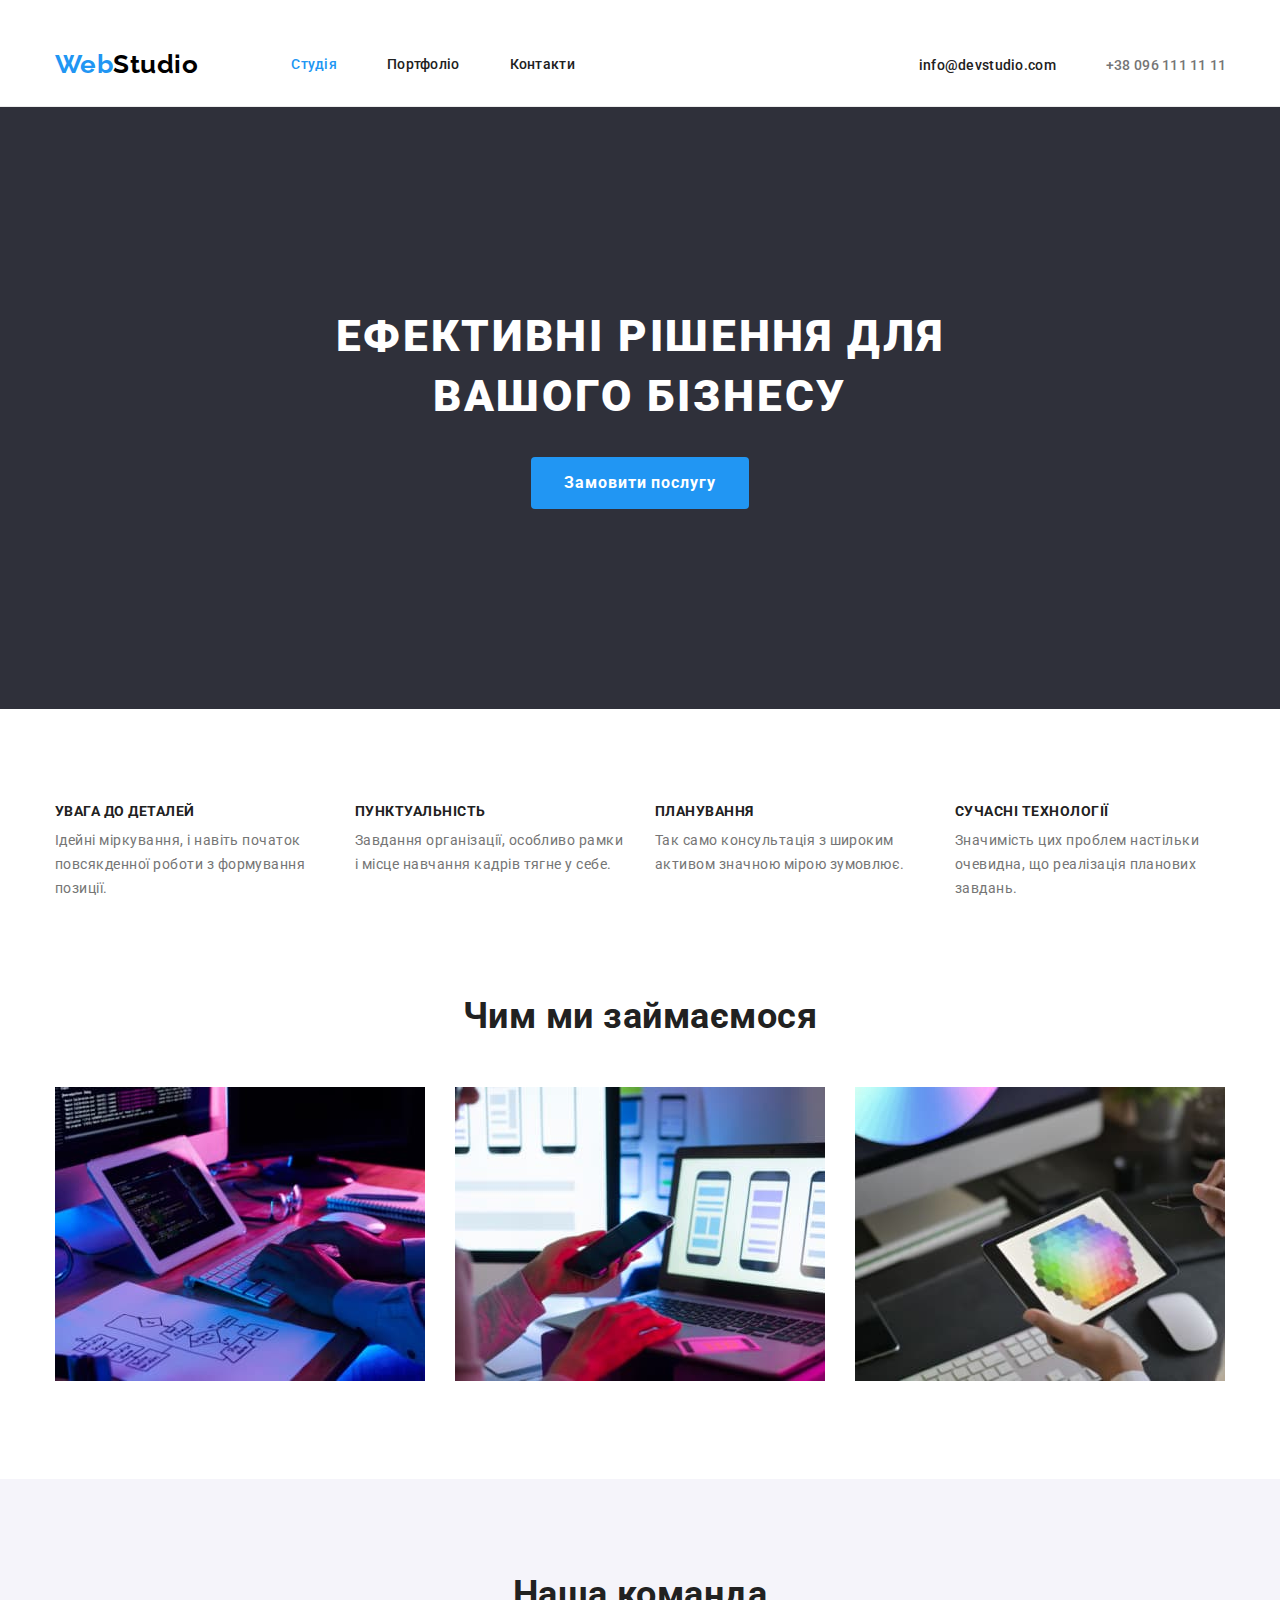
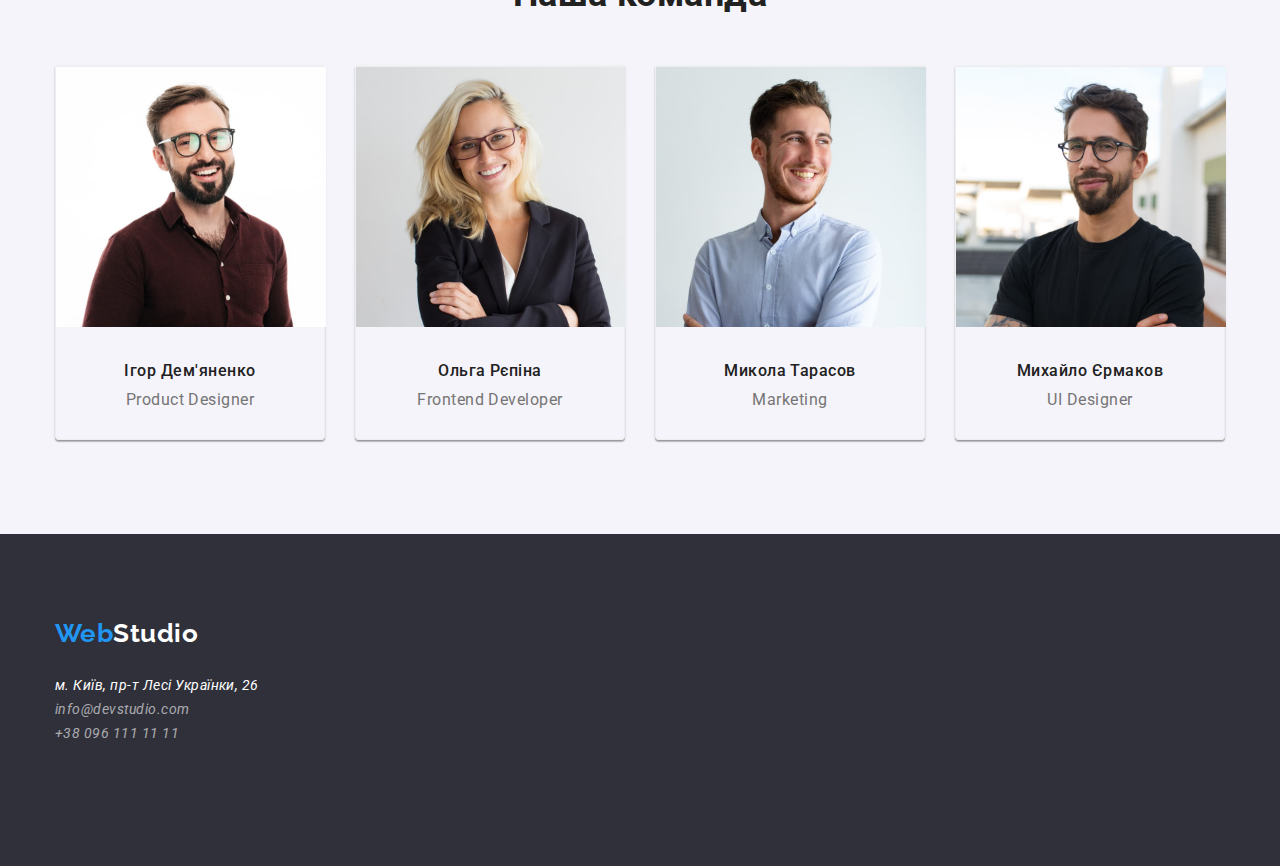
<file: index.html>
<!DOCTYPE html>
<html lang="uk">
<head>
    <meta charset="UTF-8">
    <meta http-equiv="X-UA-Compatible" content="IE=edge">
    <meta name="viewport" content="width=device-width, initial-scale=1.0">
    <title lang="en">WebStudio</title>
    <link href="https://fonts.googleapis.com/css2?family=Raleway:wght@700&family=Roboto:wght@400;500;700;900&display=swap"
    rel="stylesheet">
    <link rel="stylesheet" href="https://cdnjs.cloudflare.com/ajax/libs/modern-normalize/1.1.0/modern-normalize.min.css">
    <link rel="stylesheet" href="./css/styles.css">
</head>
<body class="page">
    <!-- Шапка сайту -->
<header class="page-header">
    <div class="container">
        <nav class="navigation">
        <!-- логотип -->
        <a href="./index.html" class="logo">
            <p class="logoword" lang="en"><span class="logo-blue">Web</span>Studio</p> 
        </a>
        <!-- навігація сайту -->
        <ul class="site-nav list">
            <li> <a class="link current" href="./index.html">Cтудія</a></li>
            <li> <a class="link" href="./portfolio.html">Портфоліо</a></li>
            <li> <a class="link last" href="">Контакти</a></li>
        </ul>
        </nav>
        <!-- навігація авторизації -->
        <ul class="auth-nav list">
            <li><a class="link" href="mailto:info@devstudio.com">info@devstudio.com</a></li>
            <li><a class="link-tel" href="tel:+380961111111">+38 096 111 11 11</a></li>
        </ul>
    </div>
</header>

<main>

    <!-- секція шапка -->
        <section class="hat">
            <div class="container">
            <h1 class="hat-title">Ефективні рішення для вашого бізнесу</h1>
            <button type="button" class="button">Замовити послугу</button>
            </div>
        </section>

    <!-- секція особливості -->
    <div>
        <section class="section-features">
            <div class="container">
            <ul class="features list">
                <li class="features-item">
                    <h3 class="features-title">УВАГА ДО ДЕТАЛЕЙ</h3>
                    <p class="features-text">Ідейні міркування, і навіть початок повсякденної роботи з формування позиції.</p>
                </li>
                <li class="features-item">
                    <h3 class="features-title">ПУНКТУАЛЬНІСТЬ</h3>
                    <p class="features-text">Завдання організації, особливо рамки і місце навчання кадрів тягне у себе.</p>
                </li>
                <li class="features-item">
                    <h3 class="features-title">ПЛАНУВАННЯ</h3>
                    <p class="features-text">Так само консультація з широким активом значною мірою зумовлює.</p>
                </li>
                <li class="features-item">
                    <h3 class="features-title">СУЧАСНІ ТЕХНОЛОГІЇ</h3>
                    <p class="features-text">Значимість цих проблем настільки очевидна, що реалізація планових завдань.</p>
                </li>
            </ul>
            </div>
        </section>
    </div>

    <!-- секція чим ми займаємося -->
    <div>
        <section class="section-task">
            <div class="container">
            <h2 class="task-title">Чим ми займаємося</h2>
            <ul class="task list">
                <li class="task-item">
                    <img src="./images/img.jpg" alt="клавіатура" width="370" height="294"/>
                </li>
                <li class="task-item">
                    <img src="./images/img2.jpg" alt="ноутбук" width="370" height="294"/>
                </li>
                <li class="task-item">
                    <img src="./images/img3.jpg" alt="планшет" width="370" height="294"/>
                </li>
            </ul>
            </div>
        </section>
    </div>

    <!-- секція наша команда -->
    <div>
        <section class="section-team">
            <div class="container">
            <h2 class="team-title">Наша команда</h2>
            <ul class="team list">
                <li class="team-card">
                    <img src="./images/imgd.jpg" alt="Ігор Дем'яненко" width="270" height="260"/>
                    <h3 class="team-name">Ігор Дем'яненко</h3>
                    <p class="team-profession" lang="en">Product Designer</p>
                </li>
                <li class="team-card">
                    <img src="./images/imgr.jpg" alt="Ольга Рєпіна" width="270" height="260"/>
                    <h3 class="team-name">Ольга Рєпіна</h3>
                    <p class="team-profession" lang="en">Frontend Developer</p>
                </li>
                <li class="team-card">
                    <img src="./images/imgt.jpg" alt="Микола Тарасов" width="270" height="260"/>
                    <h3 class="team-name">Микола Тарасов</h3>
                    <p class="team-profession" lang="en">Marketing</p>
                </li>
                <li class="team-card">
                    <img src="./images/imge.jpg" alt="Михайло Єрмаков" width="270" height="260"/>
                    <h3 class="team-name">Михайло Єрмаков</h3>
                    <p class="team-profession" lang="en">UI Designer</p>
                </li>
            </ul>
            </div>
        </section>
    </div>
</main>
<!-- підвал -->
<footer class="footer">
    <div class="container">
    <a href="./index.html" class="footer-logo">
        <p class="logoword" lang="en"><span class="logo-blue">Web</span>Studio</p>
    </a>
    <address>
        <ul class="address list">
            <li><a href="https://goo.gl/maps/oi5dctWAaHmV79sj6" target="_blank" rel="noopener noreferrer nofollow" class="post-adress">м. Київ, пр-т Лесі Українки, 26</a></li>
            <li><a href="mailto:info@devstudio.com" class="mail">info@devstudio.com</a></li>
            <li><a href="tel:+380961111111" class="tel">+38 096 111 11 11</a></li>
        </ul>
    </address>
    </div>
</footer>   
</body>
</html>
</file>
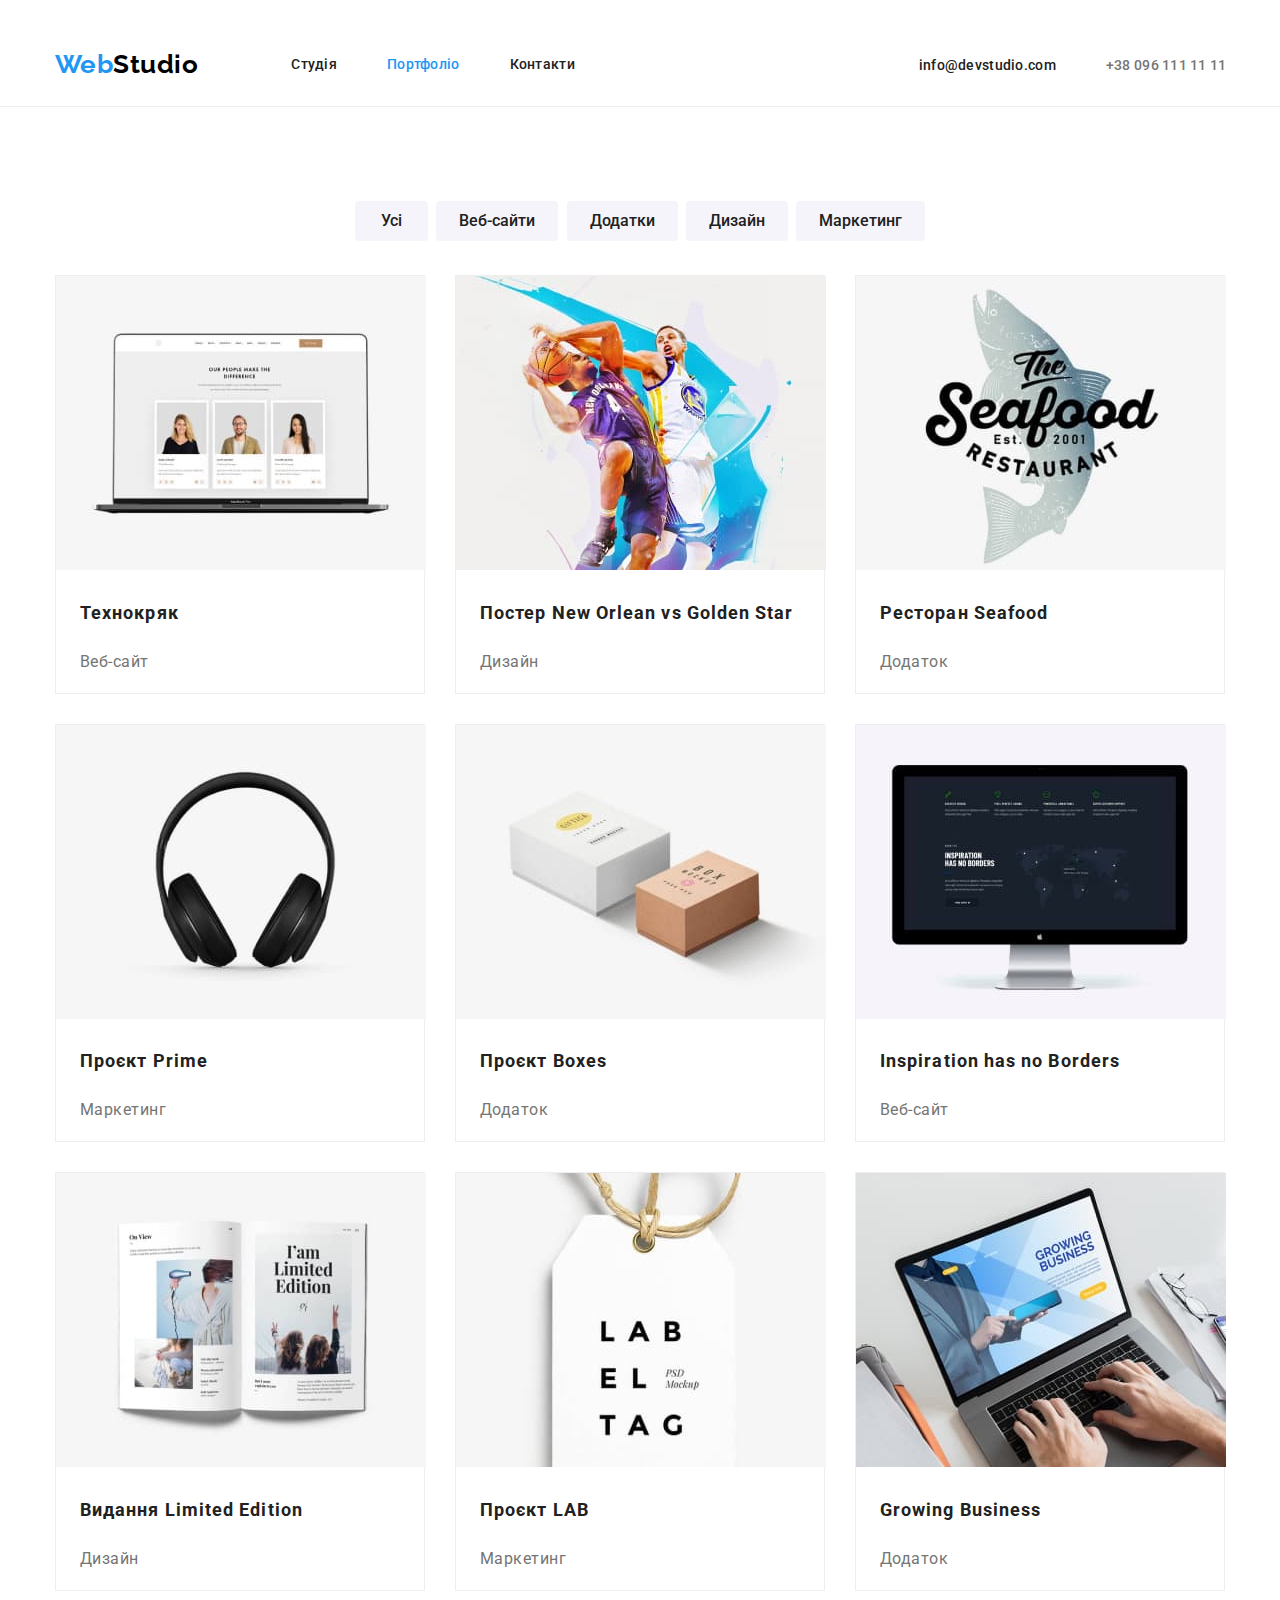
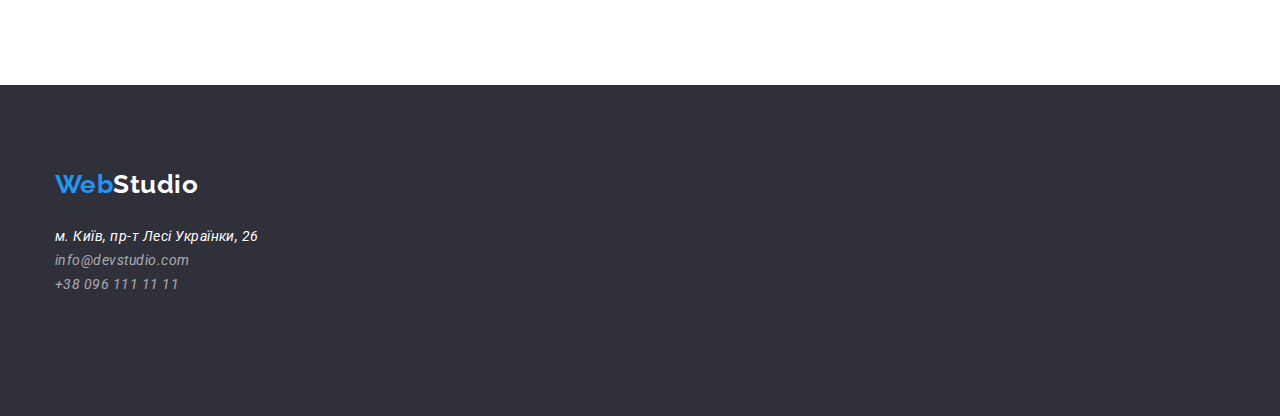
<file: portfolio.html>
<!DOCTYPE html>
<html lang="uk">
<head>
    <meta charset="UTF-8">
    <meta http-equiv="X-UA-Compatible" content="IE=edge">
    <meta name="viewport" content="width=device-width, initial-scale=1.0">
    <title lang="en">WebStudio</title>
    <link href="https://fonts.googleapis.com/css2?family=Raleway:wght@700&family=Roboto:wght@400;500;700;900&display=swap"
    rel="stylesheet">
    <link rel="stylesheet" href="https://cdnjs.cloudflare.com/ajax/libs/modern-normalize/1.1.0/modern-normalize.min.css">
    <link rel="stylesheet" href="./css/styles.css">
</head>
<body class="page">
    <header class="page-header">
        <div class="container">
            <nav class="navigation">
                <!-- логотип -->
                <a href="./index.html" class="logo">
                    <p class="logoword" lang="en"><span class="logo-blue">Web</span>Studio</p>
                </a>
                <!-- навігація сайту -->
                <ul class="site-nav list">
                    <li> <a class="link" href="./index.html">Cтудія</a></li>
                    <li> <a class="link current" href="./portfolio.html">Портфоліо</a></li>
                    <li> <a class="link last" href="">Контакти</a></li>
                </ul>
            </nav>
            <!-- навігація авторизації -->
            <ul class="auth-nav list">
                <li><a class="link" href="mailto:info@devstudio.com">info@devstudio.com</a></li>
                <li><a class="link-tel" href="tel:+380961111111">+38 096 111 11 11</a></li>
            </ul>
        </div>
    </header>

    <main>
        <h1 class="visually-hidden">Цього заголовку не має</h1>
        <h2 class="visually-hidden">Цього заголовку не має</h2>
            <section class="portfolio-section">
                <div class="container">
                <!-- список фільтр -->
                    <ul class="filter list">
                        <li class="filter-item">
                            <button type="button" class="filter-button">Усі</button>
                        </li>
                        <li class="filter-item">
                            <button type="button" class="filter-button">Веб-сайти</button>
                        </li>
                        <li class="filter-item">
                            <button type="button" class="filter-button">Додатки</button>
                        </li>
                        <li class="filter-item">
                            <button type="button" class="filter-button">Дизайн</button>
                        </li>
                        <li class="filter-item">
                            <button type="button" class="filter-button">Маркетинг</button>
                        </li>
                    </ul>
                <!-- портфоліо -->
                <ul class="portfolio list">
                    <li class="portfolio-card">
                        <a href="">
                            <img src="./images/imgtehnokryak.jpg" alt="Наші люди" width="370" height="294"/>
                            <h3 class="portfolio-title">Технокряк</h3>
                            <p class="portfolio-text">Веб-сайт</p>
                        </a>
                        
                    </li>
                    <li class="portfolio-card">
                        <a href="">
                        <img src="./images/imgposter.jpg" alt="Постер" width="370" height="294"/>
                        <h3 class="portfolio-title">Постер New Orlean vs Golden Star</h3>
                        <p class="portfolio-text">Дизайн</p>
                        </a>
                    </li>
                    <li class="portfolio-card"> 
                        <a href="">
                        <img src="./images/imgseafood.jpg" alt="Афіша Ресторану" width="370" height="294"/>
                        <h3 class="portfolio-title">Ресторан Seafood</h3>
                        <p class="portfolio-text">Додаток</p>
                        </a>
                    </li>
                    <li class="portfolio-card">
                        <a href="">
                        <img src="./images/imgprime.jpg" alt="Навушники" width="370" height="294"/>
                        <h3 class="portfolio-title">Проєкт Prime</h3>
                        <p class="portfolio-text">Маркетинг</p>
                        </a>
                    </li>
                    <li class="portfolio-card">
                        <a href="">
                        <img src="./images/imgboxes.jpg" alt="Коробки" width="370" height="294"/>
                        <h3 class="portfolio-title">Проєкт Boxes</h3>
                        <p class="portfolio-text">Додаток</p>
                        </a>
                    </li>
                    <li class="portfolio-card">
                        <a href="">
                        <img src="./images/imginspiration.jpg" alt="Монітор" width="370" height="294"/>
                        <h3 class="portfolio-title">Inspiration has no Borders</h3>
                        <p class="portfolio-text">Веб-сайт</p>
                        </a>
                    </li>
                    <li class="portfolio-card">
                        <a href="">
                        <img src="./images/imglimitededition.jpg" alt="Книга" width="370" height="294"/>
                        <h3 class="portfolio-title">Видання Limited Edition</h3>
                        <p class="portfolio-text">Дизайн</p>
                        </a>
                    </li>
                    <li class="portfolio-card">
                        <a href="">
                        <img src="./images/imglab.jpg" alt="Етикетка" width="370" height="294"/>
                        <h3 class="portfolio-title">Проєкт LAB</h3>
                        <p class="portfolio-text">Маркетинг</p>
                        </a>
                    </li>
                    <li class="portfolio-card">
                        <a href="">
                        <img src="./images/imggrowingbusiness.jpg" alt="Ноутбук" width="370" height="294"/>
                        <h3 class="portfolio-title">Growing Business</h3>
                        <p class="portfolio-text">Додаток</p>
                        </a>
                    </li>
                </ul>
                </div>
            </section>
    </main>
<!-- підвал -->
<footer class="footer">
    <div class="container">
        <a href="./index.html" class="footer-logo">
            <p class="logoword" lang="en"><span class="logo-blue">Web</span>Studio</p>
        </a>
        <address>
            <ul class="address list">
                <li><a href="https://goo.gl/maps/oi5dctWAaHmV79sj6" target="_blank" rel="noopener noreferrer nofollow"
                        class="post-adress">м. Київ, пр-т Лесі Українки, 26</a></li>
                <li><a href="mailto:info@devstudio.com" class="mail">info@devstudio.com</a></li>
                <li><a href="tel:+380961111111" class="tel">+38 096 111 11 11</a></li>
            </ul>
        </address>
    </div>
</footer>
</body>

</html>
</file>
<file: css/styles.css>
:root {
    --primery-text-color: #757575;
    --title-text-color: #212121;
    --accent-color: #2196F3;
    --background-color: #FFFFFF;
}
body {
    background-color: var(--background-color);
    color: var(--title-text-color);
    font-family: Roboto, sans-serif;
    letter-spacing: 0.03em;
}
        /* стилі для index.html */
/* Шапка сайту */
.page-header {
    background-color: #FFFFFF;
    padding-top: 24px;
    margin-bottom: 0;
    border-bottom-width: 1px;
    border-bottom-style: solid;
    border-bottom-color: #ECECEC;
}
.container {
    margin-left: auto;
    margin-right: auto;
    width: 1200px;
    padding-left: 15px;
    padding-right: 15px;
}

.page-header .container {
    display: flex;
    align-items: center;
}
/* логотип */
.logo {
    color: #000000;
    font-family: Raleway, cursive;
    font-weight: 700;
    font-size: 26px;
    line-height: 1.19;
    
    margin-top: 0;
    margin-bottom: 0;
}
.logo-blue {
    color: var(--accent-color);
    font-family: Raleway, cursive;
    font-weight: 700;
    font-size: 26px;
    line-height: 1.19;
    
    margin-top: 0;
    margin-bottom: 0;
}

.logo:hover, .logo-blue:hover {
    color: var(--accent-color);
}

.logoword {
    margin-top: 0;
    margin-bottom: 0;
    margin-left: 0;
    margin-right: 93px;
    padding-top: 24px;
    padding-bottom: 25px;
}

/* навігація сайту */
.list {
    list-style: none;
    margin-top: 0;
    margin-bottom: 0;  
}
a {
    text-decoration: none;
}
.navigation {
    display: flex;
    margin-right: 0;
}
.site-nav {
    display: flex;
    padding: 0;
}
.site-nav .link.current {
    color: var(--accent-color);
}
.site-nav .link {
    color: var(--title-text-color);
    font-weight: 500;
    font-size: 14px;
    line-height: 1.14;
    letter-spacing: 0.02em;
    
    margin-right: 50px;
    display: block;
    padding-top: 32px;
    padding-bottom: 32px;
    padding-left: 0;
    padding-right: 0;
}
.link.last {
    margin-right: 344px;
} 
.site-nav .link:hover, .site-nav link:focus {
    color: var(--accent-color);
}

/* навігація авторизації */
.auth-nav {
    display: flex;
    padding-top: 32px;
    padding-bottom: 32px;
    padding-left: 0;
    padding-right: 0;
    margin-right: 0;
}

.auth-nav .link {
    color: var(--title-text-color);
    font-weight: 500;
    font-size: 14px;
    line-height: 1.14;
    letter-spacing: 0.02em;
    
    margin-right: 50px;
    padding-top: 32px;
    padding-bottom: 32px;
    padding-left: 0;
    padding-right: 0;
}

.link-tel {
    color: var(--primery-text-color);
    font-weight: 500;
    font-size: 14px;
    line-height: 1.14;
    letter-spacing: 0.02em;
    
    margin-left: 0;
    margin-right: 0;
    padding: 0;
    white-space: nowrap;
}
.auth-nav .link:hover, .auth-nav .link:focus {
    color: var(--accent-color);
}

.auth-nav .link-tel:hover, .auth-nav .link-tel:focus {
    color: var(--accent-color);
}

/* секція шапка */
.hat {
background-color: #2F303A;
text-align: center;
padding-top: 200px;
padding-bottom: 200px;
}
.hat-title {
    color: var(--background-color);
    font-weight: 900;
    font-size: 44px;
    line-height: 1.36;
    letter-spacing: 0.06em;
    text-transform: uppercase;
    
    margin-top: 0;
    margin-bottom: 30px;
    width: 696px;
    margin-right: 237px;
    margin-left: 237px;

}
.button {
    color: var(--background-color);
    background-color: var(--accent-color);
    font-family: inherit;
    font-weight: 700;
    font-size: 16px;
    line-height: 1.88;
    letter-spacing: 0.06em;
    cursor: pointer;
    
    display: inline-block;
    border: 1px solid transparent;
    border-radius: 4px;
    padding: 10px 32px;
    min-width: 216px;
    text-align: center;
}
/* секція особливості */

.section-features {
    margin-top: 0;
    margin-bottom: 0;
    padding-top: 94px;
    padding-bottom: 94px;
}

.features {
    display: flex;
    justify-content: space-between;
    padding: 0;
}

.features-item{
    width: 270px;
}

.features-title {
    font-weight: 700;
    font-size: 14px;
    line-height: 16px;

    margin-top: 0;
    margin-bottom: 10px;
}

.features-text {
    color: var(--primery-text-color);
    font-size: 14px;
    line-height: 1.71;
    
    margin-top: 0;
    margin-bottom: 0;
}
/* секція чим ми займаємося */

.section-task {
    margin-top: 0;
    margin-bottom: 0;
    padding-bottom: 94px;
}

.task-title {
    font-weight: 700;
    font-size: 36px;
    line-height: 1.17;
    text-align: center;
    
    margin-top: 0;
    margin-bottom: 50px;
}
.task {
    display: flex;
    padding: 0;
}

.task-item {
    width: 370px;
    margin-right: 30px;
}

.task-item:last-child {
    margin-bottom: 0;
}

/* секція наша команда */
.section-team {
    background-color: #F5F4FA;
    
    margin-top: 0;
    margin-bottom: 0;
    padding-top: 94px;
    padding-bottom: 94px;
}

.team-title {
    font-weight: 700;
    font-size: 36px;
    line-height: 1.17;
    text-align: center;
    
    margin-top: 0;
    margin-bottom: 50px;
    padding-top: 0;
    padding-bottom: 0;
}

.team {
text-align: center;
display: flex;
padding: 0;
}

.team-card {
    width: 270px;
    margin-right: 30px;
    border-width: 1px;
    border-style: solid;
    border-color: #EEEEEE;
    border-radius: 0px 0px 4px 4px;
    box-shadow: 0px 1px 3px rgba(0, 0, 0, 0.12), 0px 1px 1px rgba(0, 0, 0, 0.14), 0px 2px 1px rgba(0, 0, 0, 0.2);
}

.team-card:last-child {
    margin-bottom: 0;
}

.team-name {
    font-weight: 500;
    font-size: 16px;
    line-height: 1.19;
    
    margin-top: 30px;
    margin-bottom: 10px;
}
.team-profession {
    color: var(--primery-text-color);
    font-size: 16px;
    line-height: 1.19;
    
    margin-top: 0;
    margin-bottom: 30px;
}
/* підвал */
.footer {
    background-color: #2F303A;
    
    margin-top: 0;
    margin-bottom: 0;
    padding-top: 60px;
    padding-bottom: 60px;
}
.footer-logo {
    font-family: 'Raleway';
    color: var(--background-color);
    font-weight: 700;
    font-size: 26px;
    line-height: 1.19;
    
    margin-top: 0;
    margin-bottom: 20px;
    margin-left: 0;
    margin-right: 0;
}
.footer a:hover,
.footer a:focus {
    color: var(--accent-color);
}
.post-adress {
    color: var(--background-color);
    font-size: 14px;
    line-height: 1.71;
}
.mail, .tel {
    color: rgba(255, 255, 255, 0.6);
    font-size: 14px;
    line-height: 1.71;      
}
.post-address:hover, .post-address:focus {
    color: var(--accent-color);
}

.address {
    margin-top: 0;
    margin-bottom: 60px;
    margin-left: 0;
    margin-right: 0;
    padding: 0;
} 

     /* стилі для portfolio.html */

.portfolio-section {
    margin-top: 0;
    margin-bottom: 0;
    padding-top: 94px;
    padding-bottom: 94px;
}


     /* список фільтр */

     
    .filter  {
        display: flex;
        justify-content: space-between;
        padding-left: 300px;
        padding-right: 300px;
        margin-bottom: 34px;
        white-space: nowrap;
    }

     .filter-button {
        color: var(--title-text-color);
        background-color: #F5F4FA;
        font-weight: 500;
        font-size: 16px;
        line-height: 1.62;
        cursor: pointer;
        
        display: inline-block;
        border: 1px solid transparent;
        border-radius: 4px;
        padding: 6px 22px;
        min-width: 73px;
        text-align: center;
     }

     .filter-item {
        margin-right: 8px;
     }

    .filter-item:last-child {
         margin-right: 0;
         }

    .filter-button:hover, .filter-button:focus {
        color: var(--background-color);
        background-color: var(--accent-color);
    }
/* портфоліо */

.portfolio {
    display: flex;
    flex-wrap: wrap;
    padding: 0;
}

.portfolio-card {
    width: calc((100% - 60px) / 3);
    margin-right: 30px;
    margin-left: 0;
    margin-top: 0;
    margin-bottom: 30px;
    padding: 0;
    border-width: 1px;
    border-style: solid;
    border-color: #EEEEEE;
}

.portfolio-card:nth-child(3n) {
    margin-right: 0;
}
.portfolio-card:nth-child(n+7) {
    margin-bottom: 0;
}

.portfolio-title {
    color: var(--title-text-color);
    font-weight: 700;
    font-size: 18px;
    line-height: 2;
    letter-spacing: 0.06em;
    
    margin-top: 20px;
    margin-bottom: 4px;
    margin-left: 24px;
}
.portfolio-text {
    color: var(--primery-text-color);
    font-size: 16px;
    line-height: 1.88;
    margin-left: 24px;
}

/* чтобы скрыть заголовок */
.visually-hidden {
    position: absolute;
    width: 1px;
    height: 1px;
    margin: -1px;
    border: 0;
    padding: 0;
    white-space: nowrap;
    clip-path: inset(100%);
    clip: rect(0 0 0 0);
    overflow: hidden;
}
</file>
